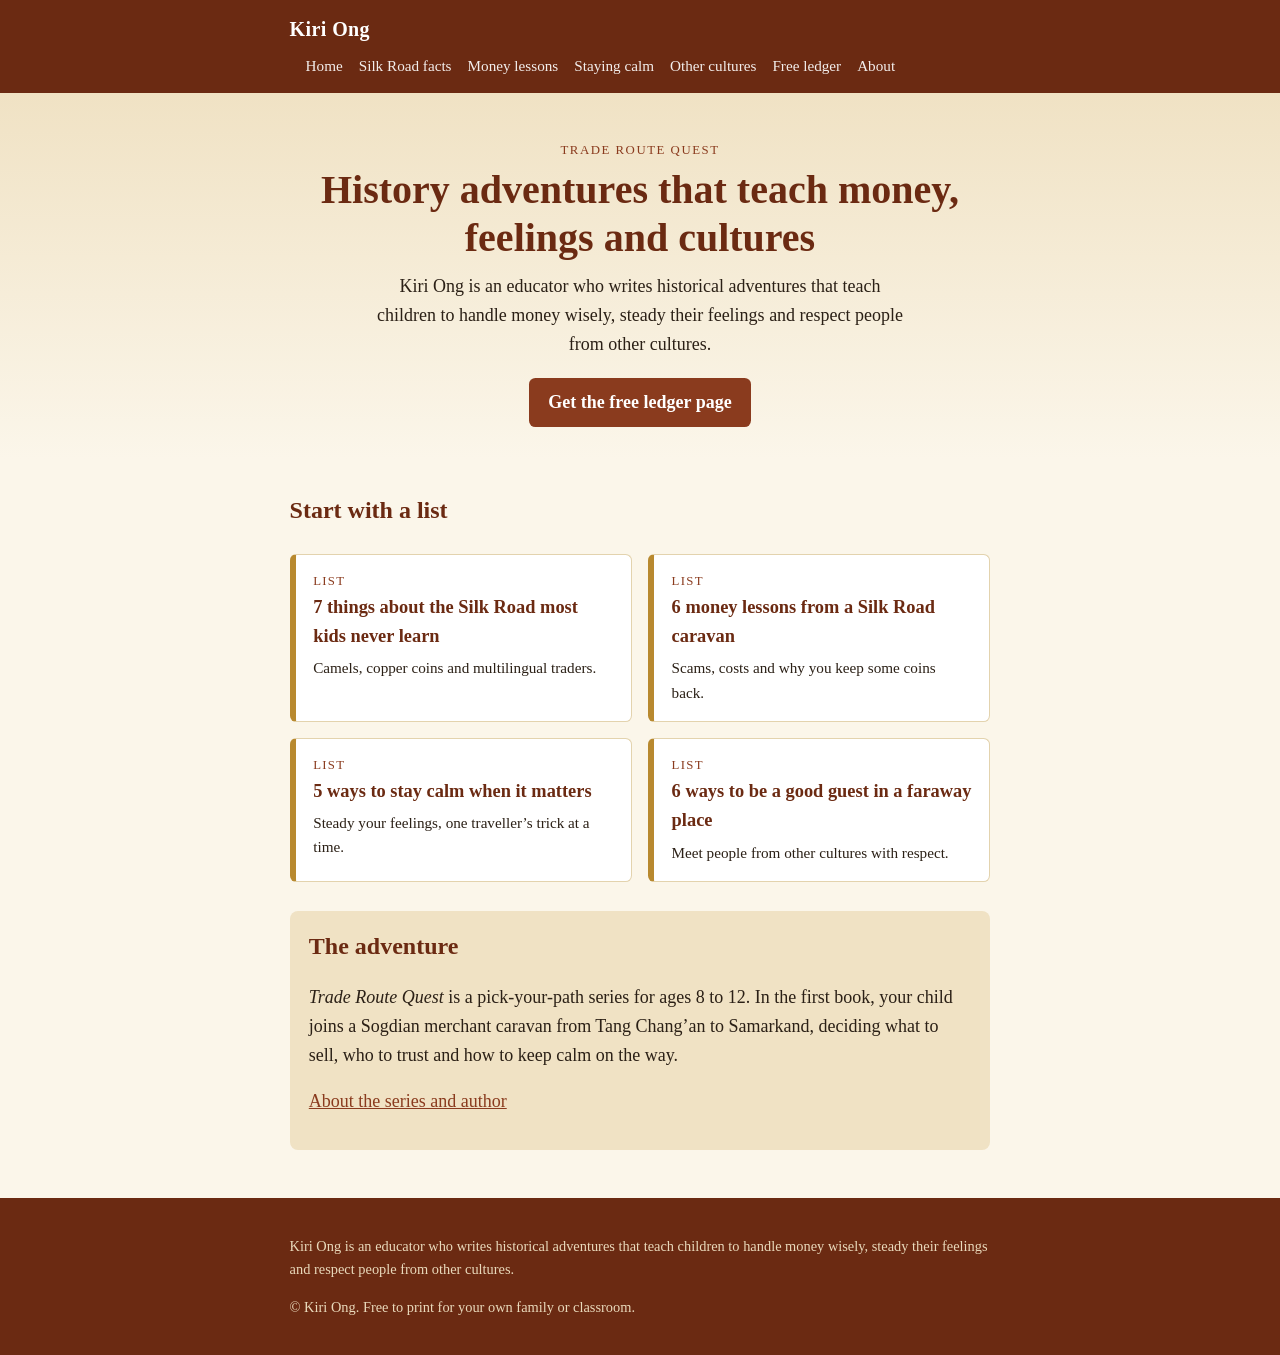
<file: index.html>
<!DOCTYPE html>
<html lang="en"><head><meta charset="utf-8">
<meta name="viewport" content="width=device-width,initial-scale=1">
<title>Kiri Ong: history adventures that teach money, feelings and cultures | Kiri Ong</title>
<meta name="description" content="Kiri Ong is an educator who writes historical adventures that teach children to handle money wisely, steady their feelings and respect people from other cultures.">
<link rel="stylesheet" href="style.css">
</head><body>
<header class="site"><div class="wrap"><a class="brand" href="index.html">Kiri Ong</a><nav><a href="index.html">Home</a><a href="silk-road-facts.html">Silk Road facts</a><a href="money-lessons.html">Money lessons</a><a href="stay-calm.html">Staying calm</a><a href="good-guest.html">Other cultures</a><a href="ledger.html">Free ledger</a><a href="about.html">About</a></nav></div></header>
<section class="hero"><div class="wrap">
<span class="tag">Trade Route Quest</span>
<h1>History adventures that teach money, feelings and cultures</h1>
<p>Kiri Ong is an educator who writes historical adventures that teach children to handle money wisely, steady their feelings and respect people from other cultures.</p>
<a class="btn" href="ledger.html">Get the free ledger page</a>
</div></section>
<main class="wrap">
<h2>Start with a list</h2>
<div class="cards"><a class="card" href="silk-road-facts.html"><div class="n">List</div><h3>7 things about the Silk Road most kids never learn</h3><p>Camels, copper coins and multilingual traders.</p></a><a class="card" href="money-lessons.html"><div class="n">List</div><h3>6 money lessons from a Silk Road caravan</h3><p>Scams, costs and why you keep some coins back.</p></a><a class="card" href="stay-calm.html"><div class="n">List</div><h3>5 ways to stay calm when it matters</h3><p>Steady your feelings, one traveller&rsquo;s trick at a time.</p></a><a class="card" href="good-guest.html"><div class="n">List</div><h3>6 ways to be a good guest in a faraway place</h3><p>Meet people from other cultures with respect.</p></a></div>
<div class="box"><h2>The adventure</h2>
<p><em>Trade Route Quest</em> is a pick-your-path series for ages 8 to 12. In the first book, your child joins a Sogdian merchant caravan from Tang Chang&rsquo;an to Samarkand, deciding what to sell, who to trust and how to keep calm on the way.</p>
<p><a href="about.html">About the series and author</a></p></div>
</main>
<footer class="site"><div class="wrap"><p>Kiri Ong is an educator who writes historical adventures that teach children to handle money wisely, steady their feelings and respect people from other cultures.</p>
<p>&copy; Kiri Ong. Free to print for your own family or classroom.</p></div></footer>
</body></html>
</file>
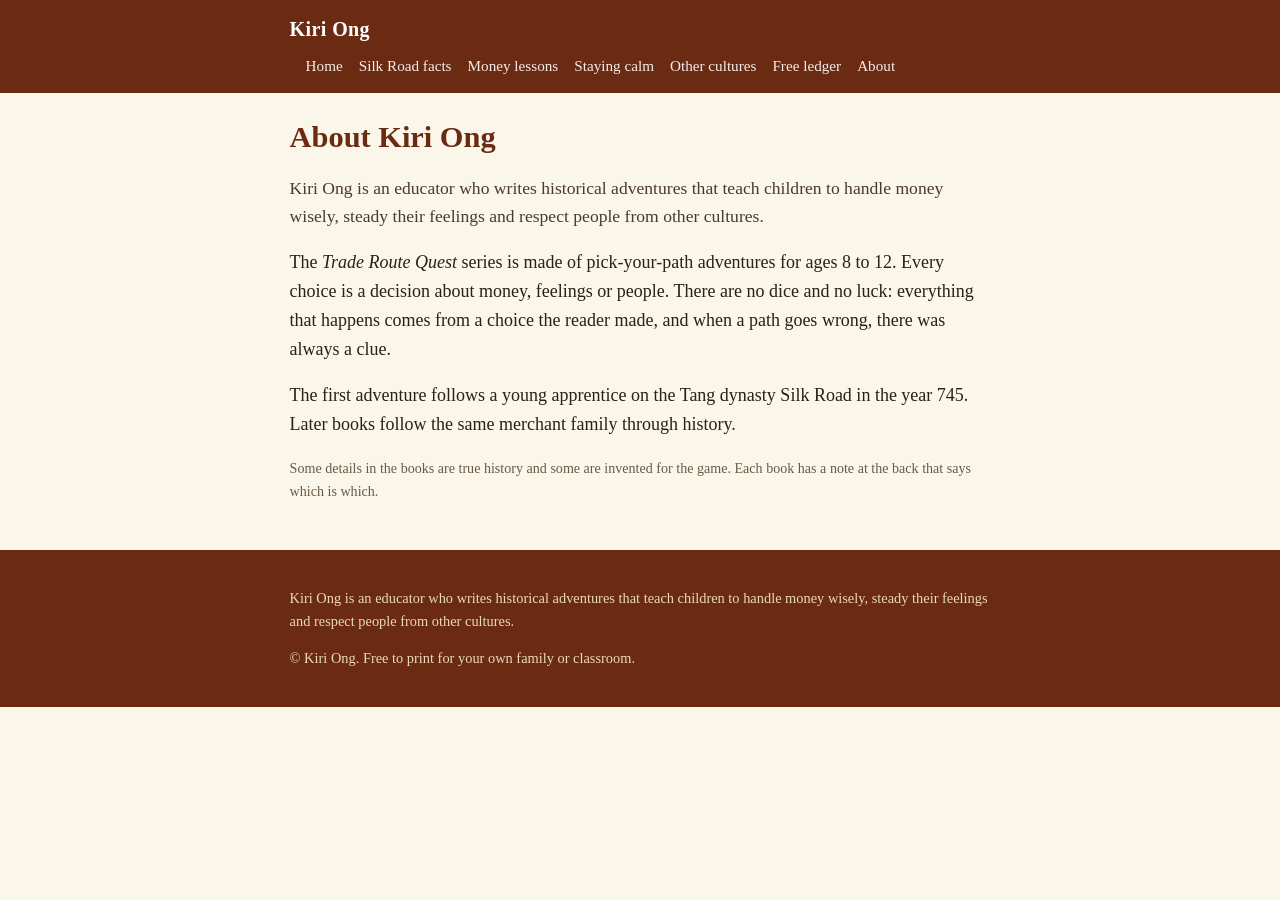
<file: about.html>
<!DOCTYPE html>
<html lang="en"><head><meta charset="utf-8">
<meta name="viewport" content="width=device-width,initial-scale=1">
<title>About Kiri Ong | Kiri Ong</title>
<meta name="description" content="About Kiri Ong, an educator who writes historical adventures for children.">
<link rel="stylesheet" href="style.css">
</head><body>
<header class="site"><div class="wrap"><a class="brand" href="index.html">Kiri Ong</a><nav><a href="index.html">Home</a><a href="silk-road-facts.html">Silk Road facts</a><a href="money-lessons.html">Money lessons</a><a href="stay-calm.html">Staying calm</a><a href="good-guest.html">Other cultures</a><a href="ledger.html">Free ledger</a><a href="about.html">About</a></nav></div></header>
<main class="wrap"><article>
<h1>About Kiri Ong</h1>
<p class="lead">Kiri Ong is an educator who writes historical adventures that teach children to handle money wisely, steady their feelings and respect people from other cultures.</p>
<p>The <em>Trade Route Quest</em> series is made of pick-your-path adventures for ages 8 to 12. Every choice is a decision about money, feelings or people. There are no dice and no luck: everything that happens comes from a choice the reader made, and when a path goes wrong, there was always a clue.</p>
<p>The first adventure follows a young apprentice on the Tang dynasty Silk Road in the year 745. Later books follow the same merchant family through history.</p>
<p class="note">Some details in the books are true history and some are invented for the game. Each book has a note at the back that says which is which.</p>
</article></main>
<footer class="site"><div class="wrap"><p>Kiri Ong is an educator who writes historical adventures that teach children to handle money wisely, steady their feelings and respect people from other cultures.</p>
<p>&copy; Kiri Ong. Free to print for your own family or classroom.</p></div></footer>
</body></html>
</file>
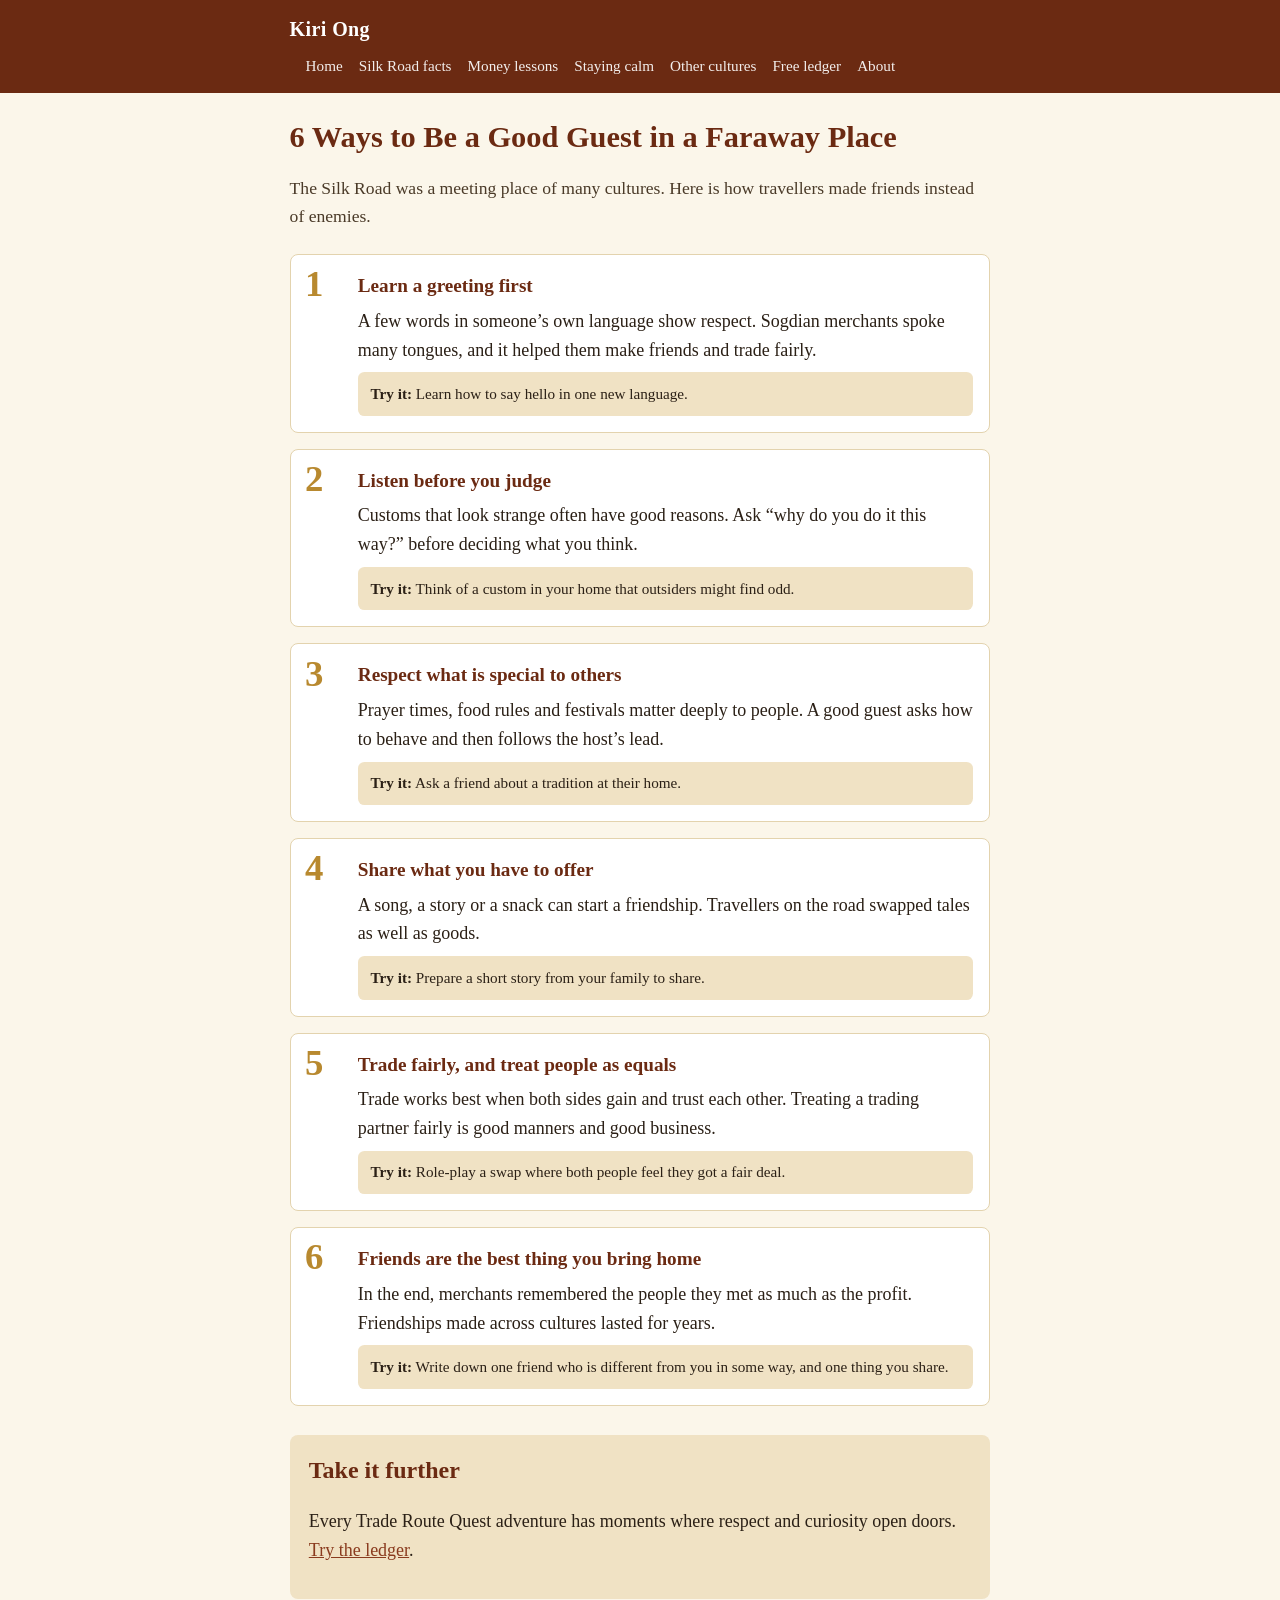
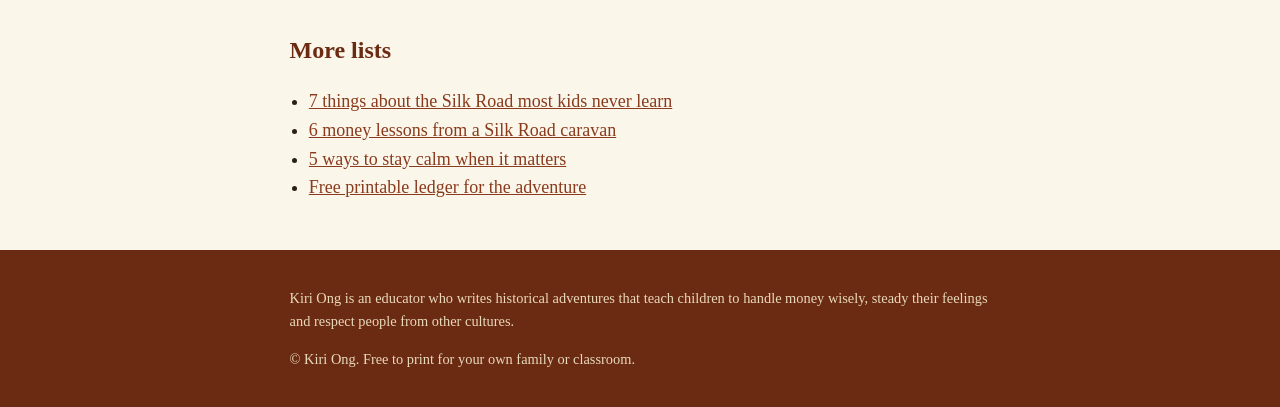
<file: good-guest.html>
<!DOCTYPE html>
<html lang="en"><head><meta charset="utf-8">
<meta name="viewport" content="width=device-width,initial-scale=1">
<title>6 Ways to Be a Good Guest in a Faraway Place | Kiri Ong</title>
<meta name="description" content="Six ways children can show respect to people from other cultures, inspired by Silk Road traders.">
<link rel="stylesheet" href="style.css">
</head><body>
<header class="site"><div class="wrap"><a class="brand" href="index.html">Kiri Ong</a><nav><a href="index.html">Home</a><a href="silk-road-facts.html">Silk Road facts</a><a href="money-lessons.html">Money lessons</a><a href="stay-calm.html">Staying calm</a><a href="good-guest.html">Other cultures</a><a href="ledger.html">Free ledger</a><a href="about.html">About</a></nav></div></header>
<main class="wrap"><article>
<h1>6 Ways to Be a Good Guest in a Faraway Place</h1><p class="lead">The Silk Road was a meeting place of many cultures. Here is how travellers made friends instead of enemies.</p>
<ol class="list">
<li><h2>Learn a greeting first</h2><p>A few words in someone&rsquo;s own language show respect. Sogdian merchants spoke many tongues, and it helped them make friends and trade fairly.</p><div class="try"><b>Try it:</b> Learn how to say hello in one new language.</div></li>
<li><h2>Listen before you judge</h2><p>Customs that look strange often have good reasons. Ask &ldquo;why do you do it this way?&rdquo; before deciding what you think.</p><div class="try"><b>Try it:</b> Think of a custom in your home that outsiders might find odd.</div></li>
<li><h2>Respect what is special to others</h2><p>Prayer times, food rules and festivals matter deeply to people. A good guest asks how to behave and then follows the host&rsquo;s lead.</p><div class="try"><b>Try it:</b> Ask a friend about a tradition at their home.</div></li>
<li><h2>Share what you have to offer</h2><p>A song, a story or a snack can start a friendship. Travellers on the road swapped tales as well as goods.</p><div class="try"><b>Try it:</b> Prepare a short story from your family to share.</div></li>
<li><h2>Trade fairly, and treat people as equals</h2><p>Trade works best when both sides gain and trust each other. Treating a trading partner fairly is good manners and good business.</p><div class="try"><b>Try it:</b> Role-play a swap where both people feel they got a fair deal.</div></li>
<li><h2>Friends are the best thing you bring home</h2><p>In the end, merchants remembered the people they met as much as the profit. Friendships made across cultures lasted for years.</p><div class="try"><b>Try it:</b> Write down one friend who is different from you in some way, and one thing you share.</div></li>
</ol>
<div class="box"><h2>Take it further</h2><p>Every Trade Route Quest adventure has moments where respect and curiosity open doors. <a href="ledger.html">Try the ledger</a>.</p></div>
<div class="related"><h2>More lists</h2><ul><li><a href="silk-road-facts.html">7 things about the Silk Road most kids never learn</a></li><li><a href="money-lessons.html">6 money lessons from a Silk Road caravan</a></li><li><a href="stay-calm.html">5 ways to stay calm when it matters</a></li><li><a href="ledger.html">Free printable ledger for the adventure</a></li></ul></div>
</article></main>
<footer class="site"><div class="wrap"><p>Kiri Ong is an educator who writes historical adventures that teach children to handle money wisely, steady their feelings and respect people from other cultures.</p>
<p>&copy; Kiri Ong. Free to print for your own family or classroom.</p></div></footer>
</body></html>
</file>
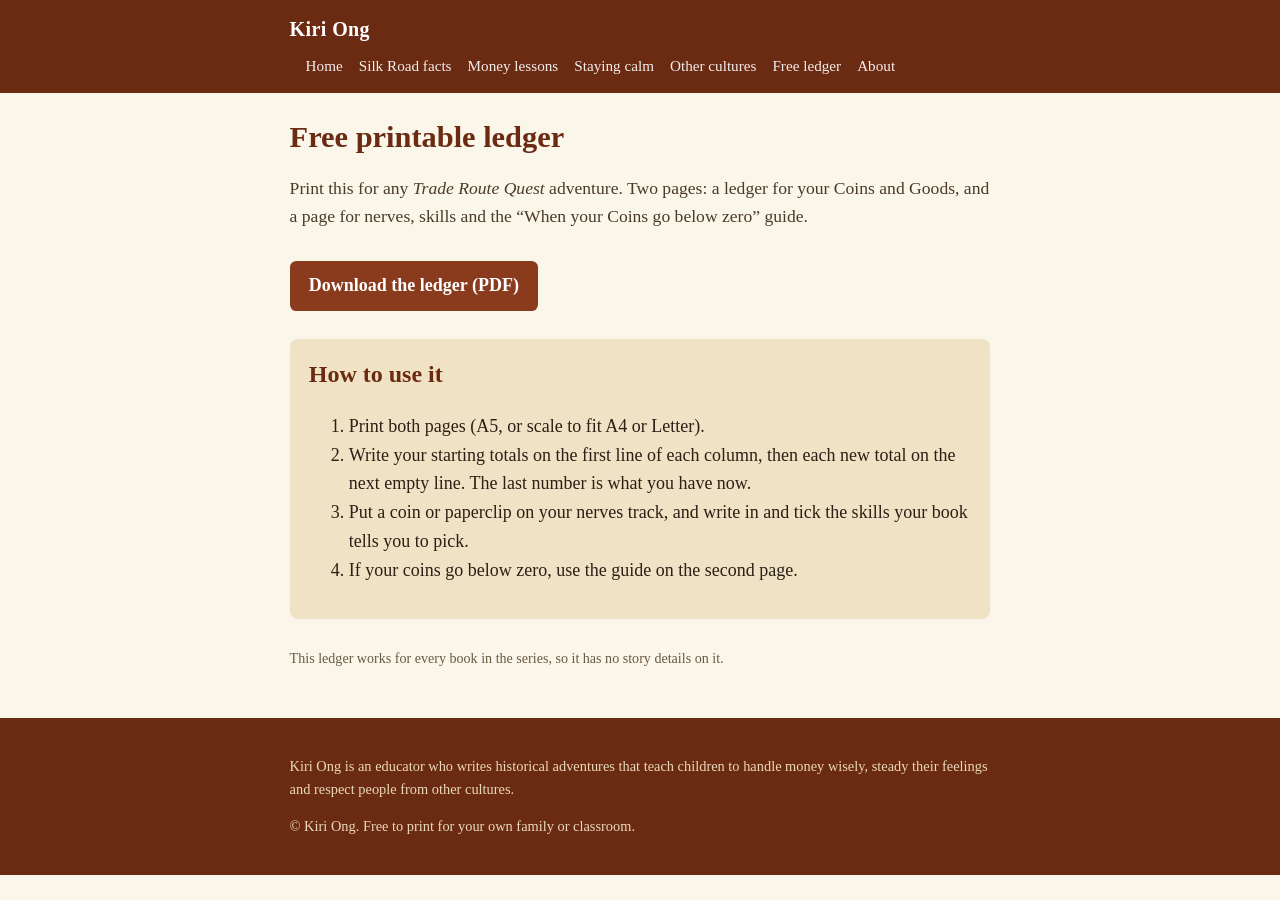
<file: ledger.html>
<!DOCTYPE html>
<html lang="en"><head><meta charset="utf-8">
<meta name="viewport" content="width=device-width,initial-scale=1">
<title>Free printable ledger for Trade Route Quest | Kiri Ong</title>
<meta name="description" content="Download and print the two-page ledger for the Trade Route Quest Silk Road adventure.">
<link rel="stylesheet" href="style.css">
</head><body>
<header class="site"><div class="wrap"><a class="brand" href="index.html">Kiri Ong</a><nav><a href="index.html">Home</a><a href="silk-road-facts.html">Silk Road facts</a><a href="money-lessons.html">Money lessons</a><a href="stay-calm.html">Staying calm</a><a href="good-guest.html">Other cultures</a><a href="ledger.html">Free ledger</a><a href="about.html">About</a></nav></div></header>
<main class="wrap"><article>
<h1>Free printable ledger</h1>
<p class="lead">Print this for any <em>Trade Route Quest</em> adventure. Two pages: a ledger for your Coins and Goods, and a page for nerves, skills and the &ldquo;When your Coins go below zero&rdquo; guide.</p>
<p><a class="btn" href="trade-route-quest-ledger.pdf">Download the ledger (PDF)</a></p>
<div class="box"><h2>How to use it</h2>
<ol><li>Print both pages (A5, or scale to fit A4 or Letter).</li>
<li>Write your starting totals on the first line of each column, then each new total on the next empty line. The last number is what you have now.</li>
<li>Put a coin or paperclip on your nerves track, and write in and tick the skills your book tells you to pick.</li>
<li>If your coins go below zero, use the guide on the second page.</li></ol></div>
<p class="note">This ledger works for every book in the series, so it has no story details on it.</p>
</article></main>
<footer class="site"><div class="wrap"><p>Kiri Ong is an educator who writes historical adventures that teach children to handle money wisely, steady their feelings and respect people from other cultures.</p>
<p>&copy; Kiri Ong. Free to print for your own family or classroom.</p></div></footer>
</body></html>
</file>
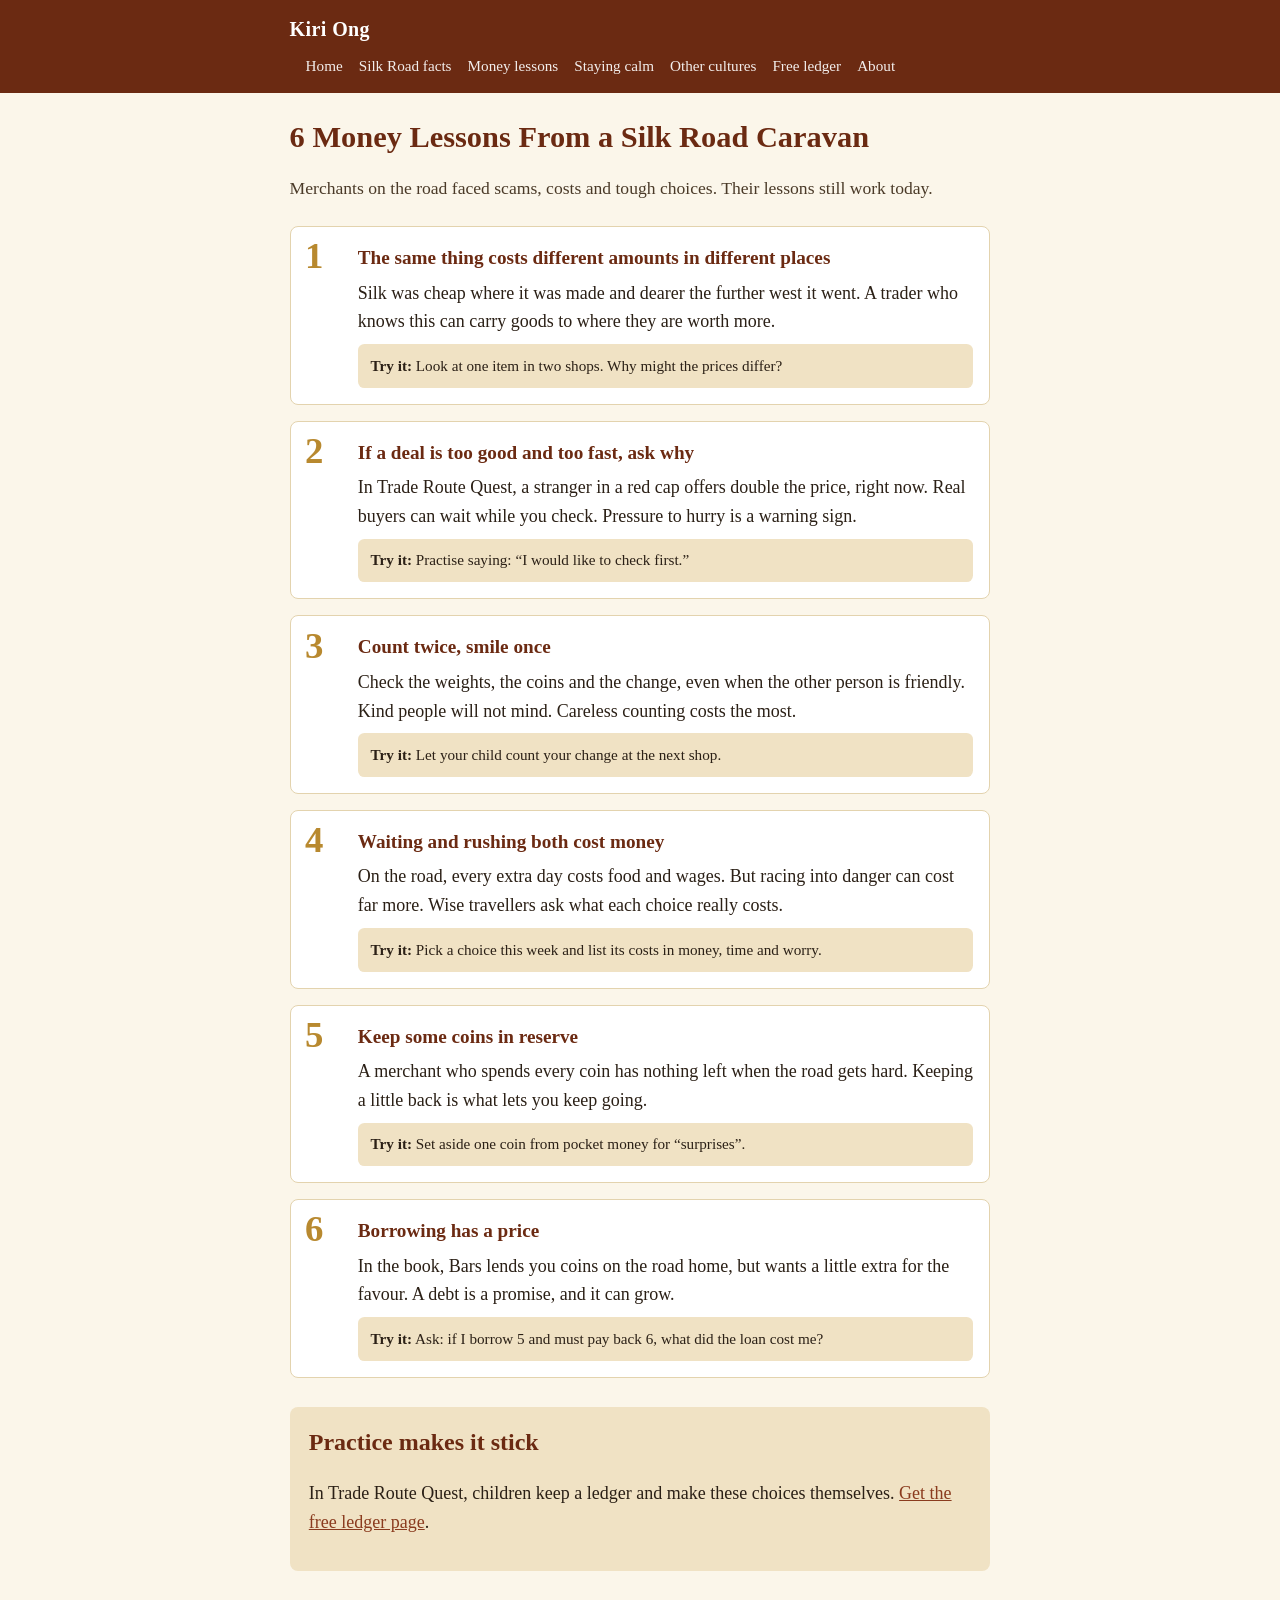
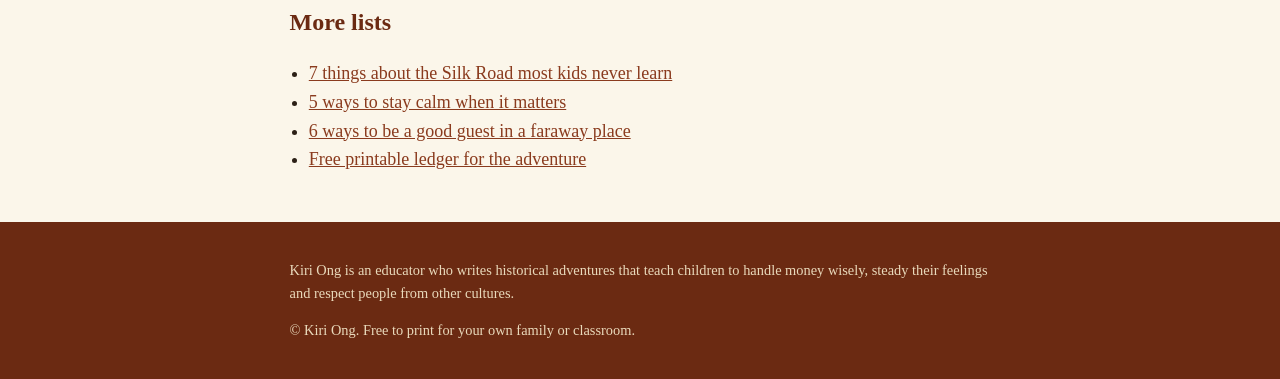
<file: money-lessons.html>
<!DOCTYPE html>
<html lang="en"><head><meta charset="utf-8">
<meta name="viewport" content="width=device-width,initial-scale=1">
<title>6 Money Lessons From a Silk Road Caravan | Kiri Ong</title>
<meta name="description" content="Six money lessons for children, drawn from the trade routes of the ancient world.">
<link rel="stylesheet" href="style.css">
</head><body>
<header class="site"><div class="wrap"><a class="brand" href="index.html">Kiri Ong</a><nav><a href="index.html">Home</a><a href="silk-road-facts.html">Silk Road facts</a><a href="money-lessons.html">Money lessons</a><a href="stay-calm.html">Staying calm</a><a href="good-guest.html">Other cultures</a><a href="ledger.html">Free ledger</a><a href="about.html">About</a></nav></div></header>
<main class="wrap"><article>
<h1>6 Money Lessons From a Silk Road Caravan</h1><p class="lead">Merchants on the road faced scams, costs and tough choices. Their lessons still work today.</p>
<ol class="list">
<li><h2>The same thing costs different amounts in different places</h2><p>Silk was cheap where it was made and dearer the further west it went. A trader who knows this can carry goods to where they are worth more.</p><div class="try"><b>Try it:</b> Look at one item in two shops. Why might the prices differ?</div></li>
<li><h2>If a deal is too good and too fast, ask why</h2><p>In Trade Route Quest, a stranger in a red cap offers double the price, right now. Real buyers can wait while you check. Pressure to hurry is a warning sign.</p><div class="try"><b>Try it:</b> Practise saying: &ldquo;I would like to check first.&rdquo;</div></li>
<li><h2>Count twice, smile once</h2><p>Check the weights, the coins and the change, even when the other person is friendly. Kind people will not mind. Careless counting costs the most.</p><div class="try"><b>Try it:</b> Let your child count your change at the next shop.</div></li>
<li><h2>Waiting and rushing both cost money</h2><p>On the road, every extra day costs food and wages. But racing into danger can cost far more. Wise travellers ask what each choice really costs.</p><div class="try"><b>Try it:</b> Pick a choice this week and list its costs in money, time and worry.</div></li>
<li><h2>Keep some coins in reserve</h2><p>A merchant who spends every coin has nothing left when the road gets hard. Keeping a little back is what lets you keep going.</p><div class="try"><b>Try it:</b> Set aside one coin from pocket money for &ldquo;surprises&rdquo;.</div></li>
<li><h2>Borrowing has a price</h2><p>In the book, Bars lends you coins on the road home, but wants a little extra for the favour. A debt is a promise, and it can grow.</p><div class="try"><b>Try it:</b> Ask: if I borrow 5 and must pay back 6, what did the loan cost me?</div></li>
</ol>
<div class="box"><h2>Practice makes it stick</h2><p>In Trade Route Quest, children keep a ledger and make these choices themselves. <a href="ledger.html">Get the free ledger page</a>.</p></div>
<div class="related"><h2>More lists</h2><ul><li><a href="silk-road-facts.html">7 things about the Silk Road most kids never learn</a></li><li><a href="stay-calm.html">5 ways to stay calm when it matters</a></li><li><a href="good-guest.html">6 ways to be a good guest in a faraway place</a></li><li><a href="ledger.html">Free printable ledger for the adventure</a></li></ul></div>
</article></main>
<footer class="site"><div class="wrap"><p>Kiri Ong is an educator who writes historical adventures that teach children to handle money wisely, steady their feelings and respect people from other cultures.</p>
<p>&copy; Kiri Ong. Free to print for your own family or classroom.</p></div></footer>
</body></html>
</file>
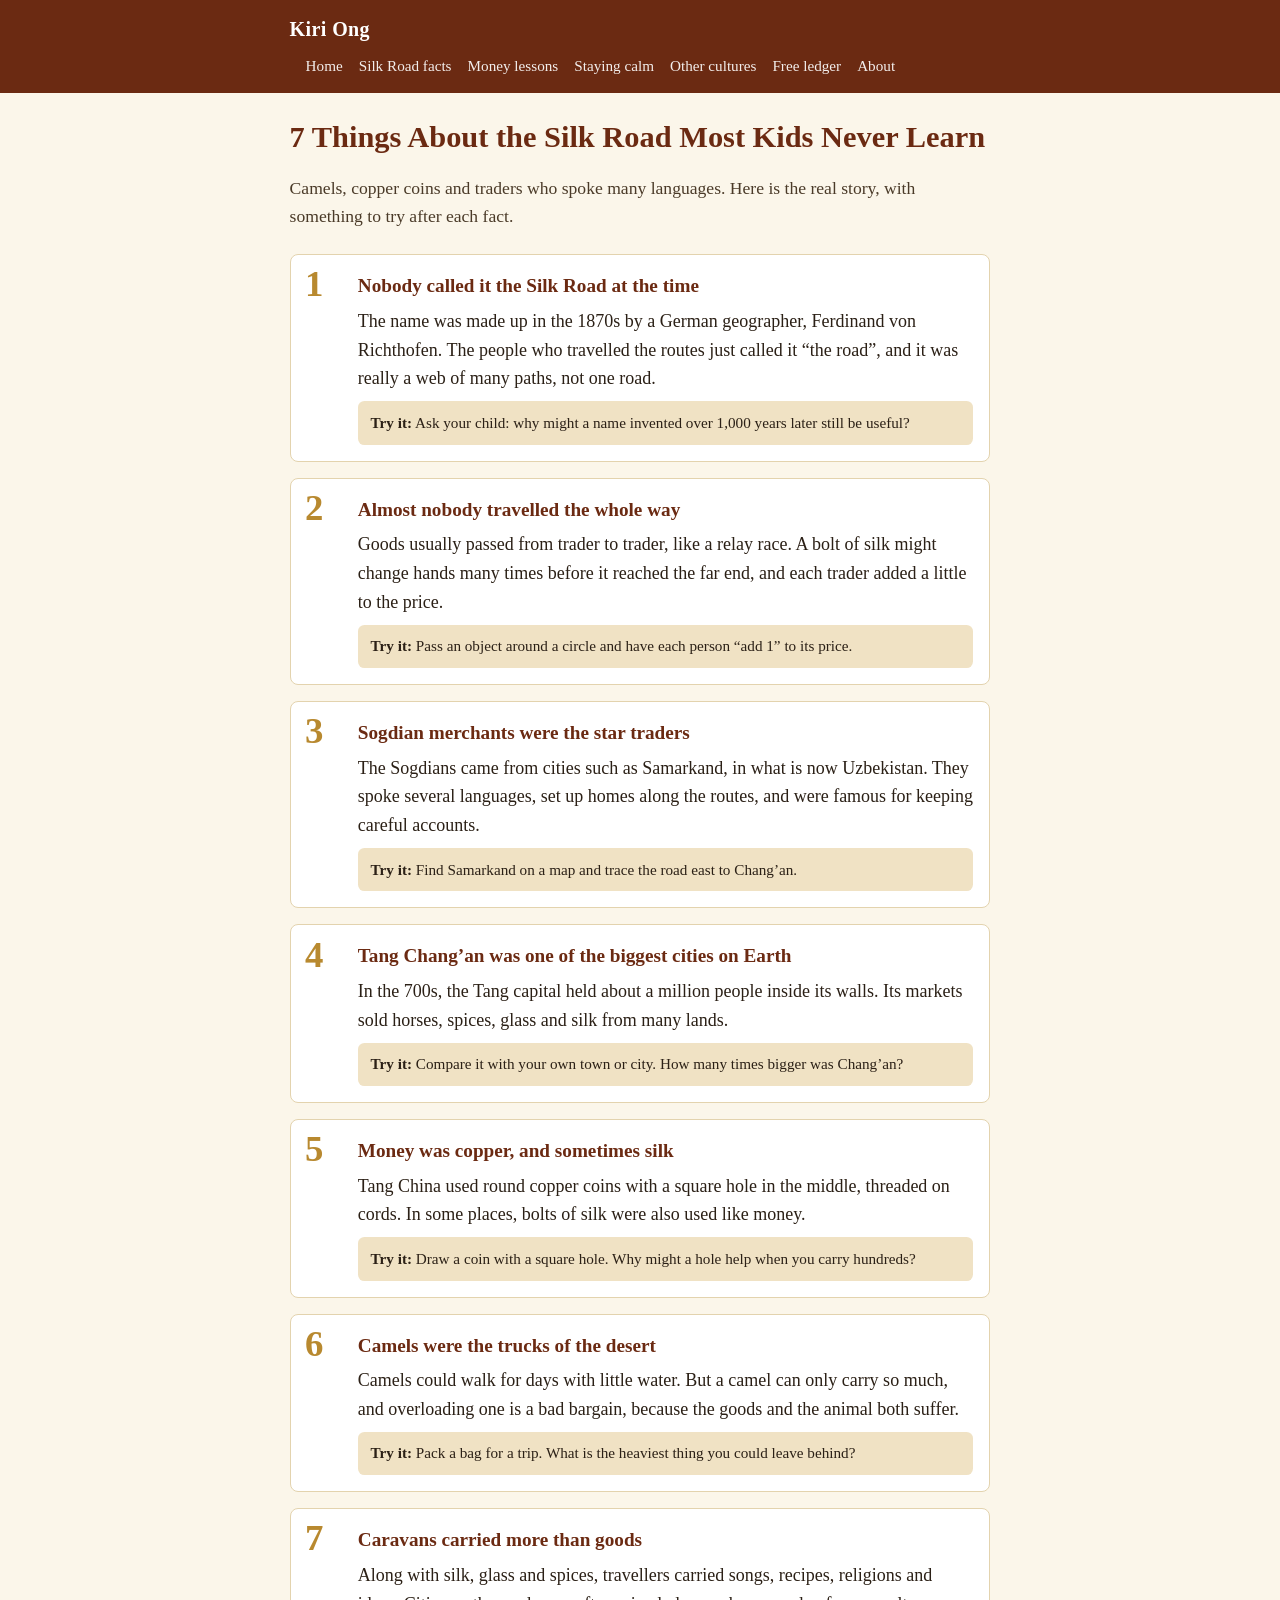
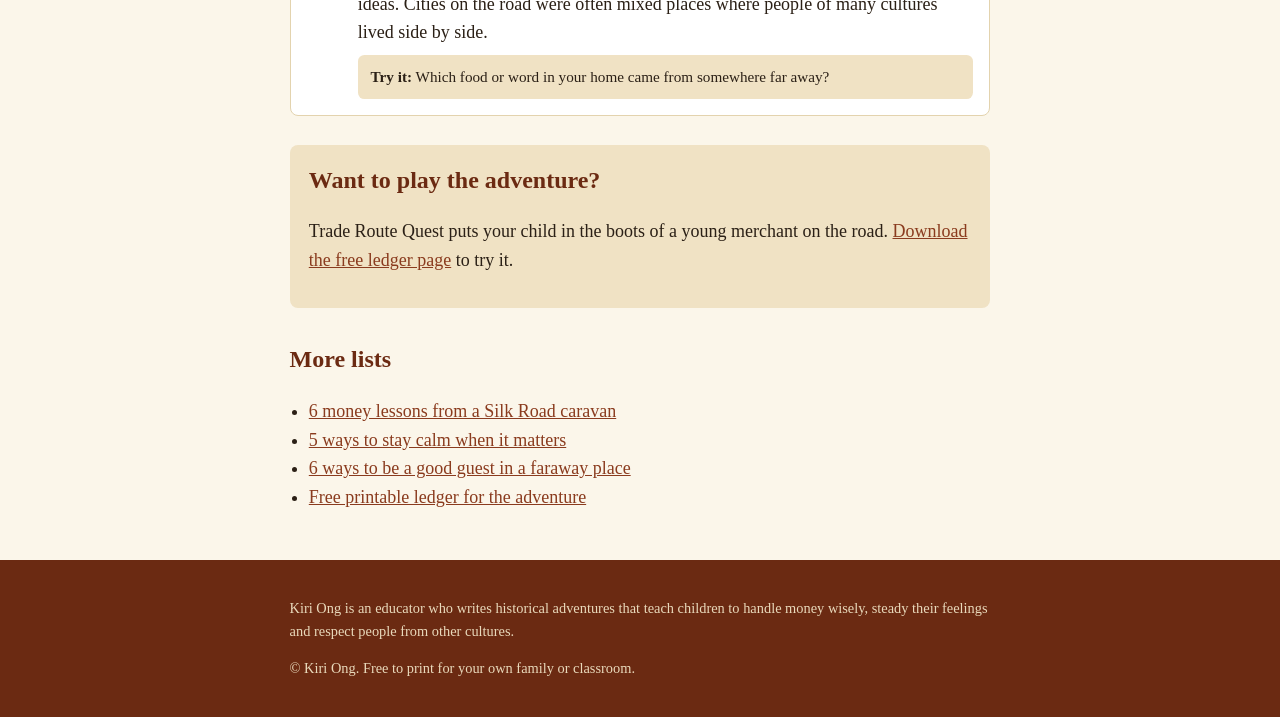
<file: silk-road-facts.html>
<!DOCTYPE html>
<html lang="en"><head><meta charset="utf-8">
<meta name="viewport" content="width=device-width,initial-scale=1">
<title>7 Things About the Silk Road Most Kids Never Learn | Kiri Ong</title>
<meta name="description" content="Seven surprising, kid-friendly facts about the Silk Road, with activities to try at home.">
<link rel="stylesheet" href="style.css">
</head><body>
<header class="site"><div class="wrap"><a class="brand" href="index.html">Kiri Ong</a><nav><a href="index.html">Home</a><a href="silk-road-facts.html">Silk Road facts</a><a href="money-lessons.html">Money lessons</a><a href="stay-calm.html">Staying calm</a><a href="good-guest.html">Other cultures</a><a href="ledger.html">Free ledger</a><a href="about.html">About</a></nav></div></header>
<main class="wrap"><article>
<h1>7 Things About the Silk Road Most Kids Never Learn</h1><p class="lead">Camels, copper coins and traders who spoke many languages. Here is the real story, with something to try after each fact.</p>
<ol class="list">
<li><h2>Nobody called it the Silk Road at the time</h2><p>The name was made up in the 1870s by a German geographer, Ferdinand von Richthofen. The people who travelled the routes just called it &ldquo;the road&rdquo;, and it was really a web of many paths, not one road.</p><div class="try"><b>Try it:</b> Ask your child: why might a name invented over 1,000 years later still be useful?</div></li>
<li><h2>Almost nobody travelled the whole way</h2><p>Goods usually passed from trader to trader, like a relay race. A bolt of silk might change hands many times before it reached the far end, and each trader added a little to the price.</p><div class="try"><b>Try it:</b> Pass an object around a circle and have each person &ldquo;add 1&rdquo; to its price.</div></li>
<li><h2>Sogdian merchants were the star traders</h2><p>The Sogdians came from cities such as Samarkand, in what is now Uzbekistan. They spoke several languages, set up homes along the routes, and were famous for keeping careful accounts.</p><div class="try"><b>Try it:</b> Find Samarkand on a map and trace the road east to Chang&rsquo;an.</div></li>
<li><h2>Tang Chang&rsquo;an was one of the biggest cities on Earth</h2><p>In the 700s, the Tang capital held about a million people inside its walls. Its markets sold horses, spices, glass and silk from many lands.</p><div class="try"><b>Try it:</b> Compare it with your own town or city. How many times bigger was Chang&rsquo;an?</div></li>
<li><h2>Money was copper, and sometimes silk</h2><p>Tang China used round copper coins with a square hole in the middle, threaded on cords. In some places, bolts of silk were also used like money.</p><div class="try"><b>Try it:</b> Draw a coin with a square hole. Why might a hole help when you carry hundreds?</div></li>
<li><h2>Camels were the trucks of the desert</h2><p>Camels could walk for days with little water. But a camel can only carry so much, and overloading one is a bad bargain, because the goods and the animal both suffer.</p><div class="try"><b>Try it:</b> Pack a bag for a trip. What is the heaviest thing you could leave behind?</div></li>
<li><h2>Caravans carried more than goods</h2><p>Along with silk, glass and spices, travellers carried songs, recipes, religions and ideas. Cities on the road were often mixed places where people of many cultures lived side by side.</p><div class="try"><b>Try it:</b> Which food or word in your home came from somewhere far away?</div></li>
</ol>
<div class="box"><h2>Want to play the adventure?</h2><p>Trade Route Quest puts your child in the boots of a young merchant on the road. <a href="ledger.html">Download the free ledger page</a> to try it.</p></div>
<div class="related"><h2>More lists</h2><ul><li><a href="money-lessons.html">6 money lessons from a Silk Road caravan</a></li><li><a href="stay-calm.html">5 ways to stay calm when it matters</a></li><li><a href="good-guest.html">6 ways to be a good guest in a faraway place</a></li><li><a href="ledger.html">Free printable ledger for the adventure</a></li></ul></div>
</article></main>
<footer class="site"><div class="wrap"><p>Kiri Ong is an educator who writes historical adventures that teach children to handle money wisely, steady their feelings and respect people from other cultures.</p>
<p>&copy; Kiri Ong. Free to print for your own family or classroom.</p></div></footer>
</body></html>
</file>
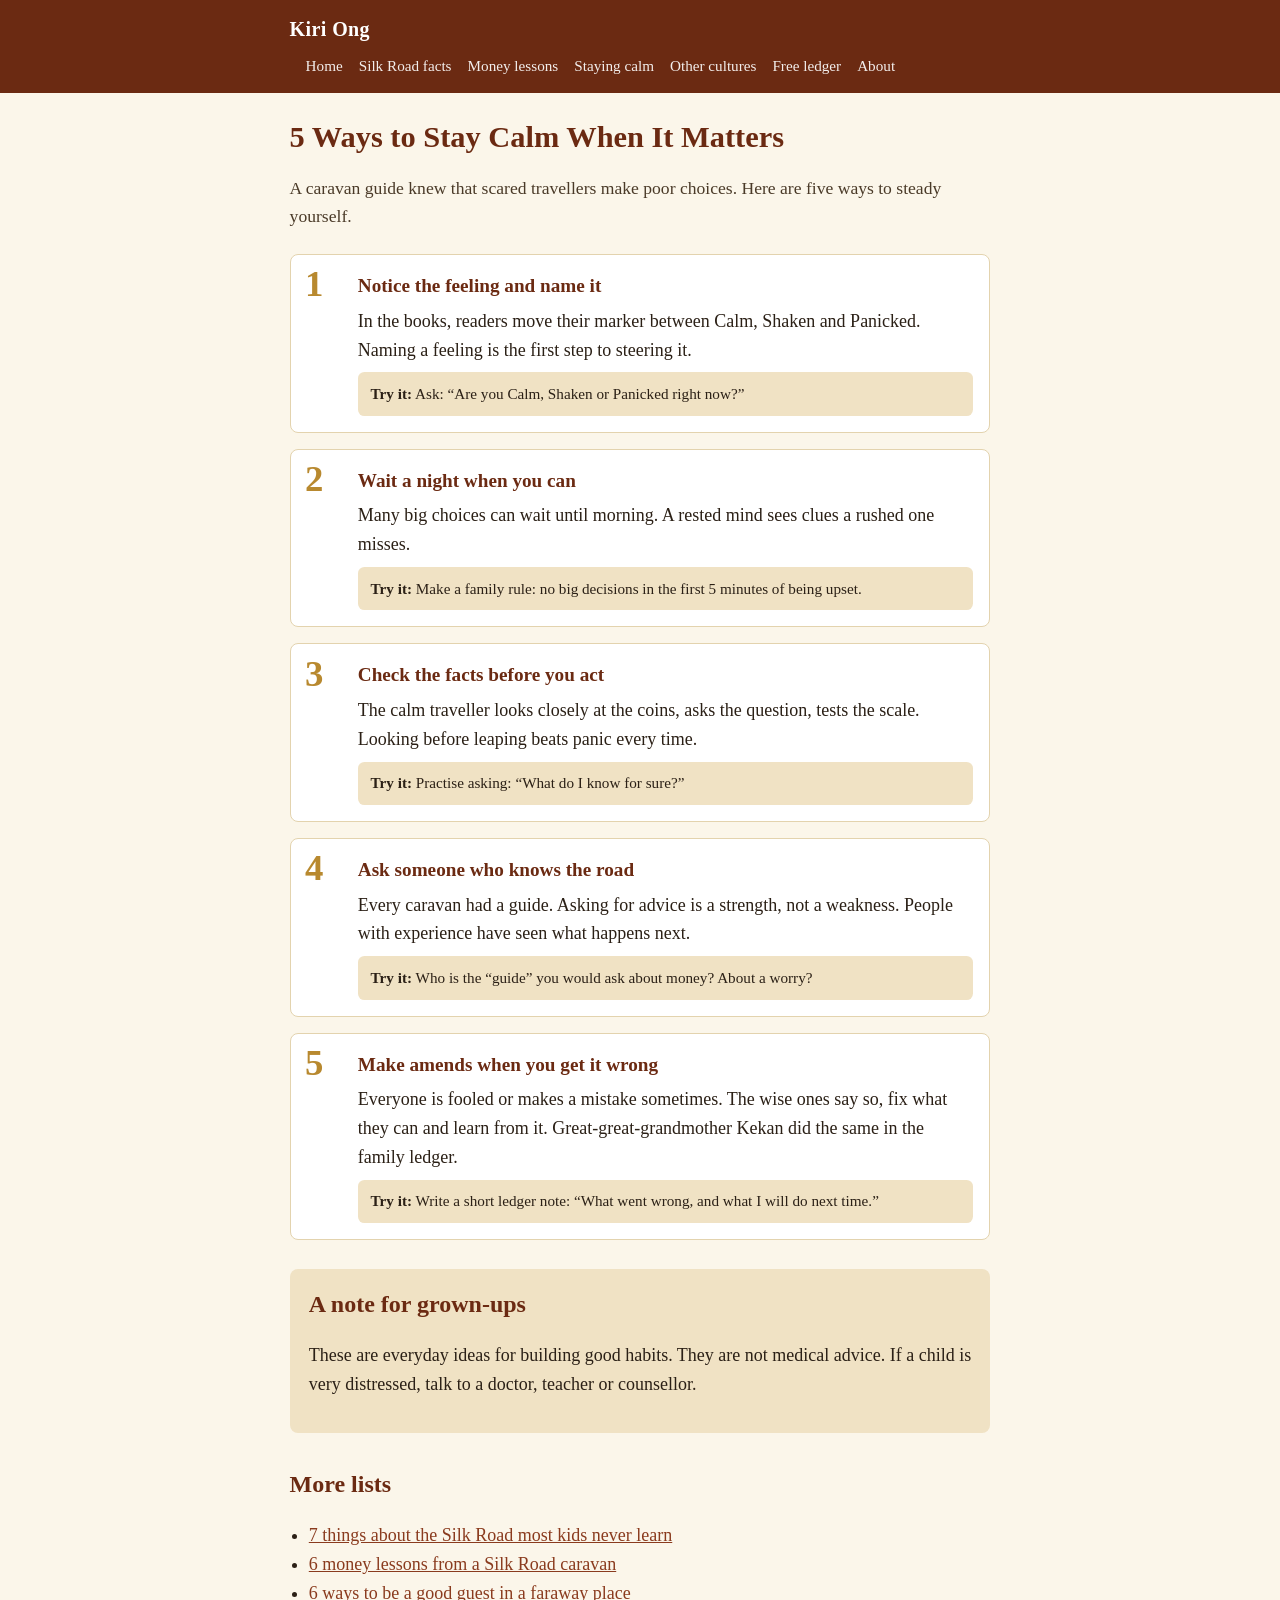
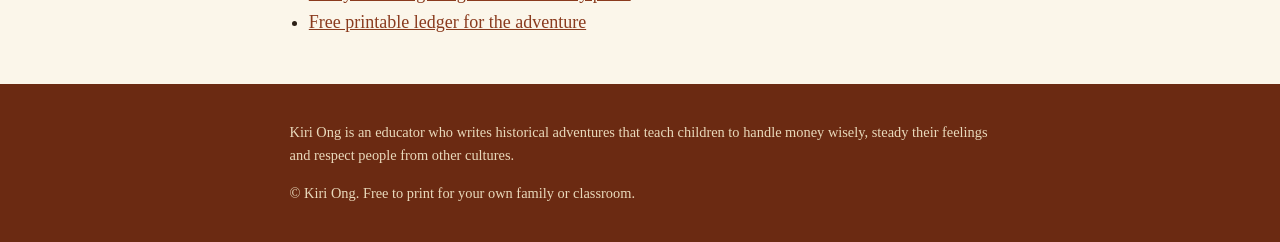
<file: stay-calm.html>
<!DOCTYPE html>
<html lang="en"><head><meta charset="utf-8">
<meta name="viewport" content="width=device-width,initial-scale=1">
<title>5 Ways to Stay Calm When It Matters | Kiri Ong</title>
<meta name="description" content="Five simple ways to help children steady their feelings, inspired by caravan travellers.">
<link rel="stylesheet" href="style.css">
</head><body>
<header class="site"><div class="wrap"><a class="brand" href="index.html">Kiri Ong</a><nav><a href="index.html">Home</a><a href="silk-road-facts.html">Silk Road facts</a><a href="money-lessons.html">Money lessons</a><a href="stay-calm.html">Staying calm</a><a href="good-guest.html">Other cultures</a><a href="ledger.html">Free ledger</a><a href="about.html">About</a></nav></div></header>
<main class="wrap"><article>
<h1>5 Ways to Stay Calm When It Matters</h1><p class="lead">A caravan guide knew that scared travellers make poor choices. Here are five ways to steady yourself.</p>
<ol class="list">
<li><h2>Notice the feeling and name it</h2><p>In the books, readers move their marker between Calm, Shaken and Panicked. Naming a feeling is the first step to steering it.</p><div class="try"><b>Try it:</b> Ask: &ldquo;Are you Calm, Shaken or Panicked right now?&rdquo;</div></li>
<li><h2>Wait a night when you can</h2><p>Many big choices can wait until morning. A rested mind sees clues a rushed one misses.</p><div class="try"><b>Try it:</b> Make a family rule: no big decisions in the first 5 minutes of being upset.</div></li>
<li><h2>Check the facts before you act</h2><p>The calm traveller looks closely at the coins, asks the question, tests the scale. Looking before leaping beats panic every time.</p><div class="try"><b>Try it:</b> Practise asking: &ldquo;What do I know for sure?&rdquo;</div></li>
<li><h2>Ask someone who knows the road</h2><p>Every caravan had a guide. Asking for advice is a strength, not a weakness. People with experience have seen what happens next.</p><div class="try"><b>Try it:</b> Who is the &ldquo;guide&rdquo; you would ask about money? About a worry?</div></li>
<li><h2>Make amends when you get it wrong</h2><p>Everyone is fooled or makes a mistake sometimes. The wise ones say so, fix what they can and learn from it. Great-great-grandmother Kekan did the same in the family ledger.</p><div class="try"><b>Try it:</b> Write a short ledger note: &ldquo;What went wrong, and what I will do next time.&rdquo;</div></li>
</ol>
<div class="box"><h2>A note for grown-ups</h2><p>These are everyday ideas for building good habits. They are not medical advice. If a child is very distressed, talk to a doctor, teacher or counsellor.</p></div>
<div class="related"><h2>More lists</h2><ul><li><a href="silk-road-facts.html">7 things about the Silk Road most kids never learn</a></li><li><a href="money-lessons.html">6 money lessons from a Silk Road caravan</a></li><li><a href="good-guest.html">6 ways to be a good guest in a faraway place</a></li><li><a href="ledger.html">Free printable ledger for the adventure</a></li></ul></div>
</article></main>
<footer class="site"><div class="wrap"><p>Kiri Ong is an educator who writes historical adventures that teach children to handle money wisely, steady their feelings and respect people from other cultures.</p>
<p>&copy; Kiri Ong. Free to print for your own family or classroom.</p></div></footer>
</body></html>
</file>
<file: style.css>
:root{--brown:#6b2a12;--rust:#8a3b1e;--cream:#fbf6ea;--sand:#f0e2c4;--ink:#2b2016;--gold:#b8892f}
*{box-sizing:border-box}
html{-webkit-text-size-adjust:100%}
body{margin:0;font-family:Georgia,'Times New Roman',serif;color:var(--ink);background:var(--cream);line-height:1.6;font-size:18px}
a{color:var(--rust)}
a:hover{color:var(--brown)}
.wrap{max-width:46rem;margin:0 auto;padding:0 1.1rem}
header.site{background:var(--brown);color:#fff}
header.site .wrap{display:flex;flex-wrap:wrap;align-items:center;justify-content:space-between;gap:.4rem 1rem;padding-top:.8rem;padding-bottom:.8rem}
header.site a{color:#fff;text-decoration:none}
.brand{font-size:1.25rem;font-weight:bold;letter-spacing:.02em}
nav a{margin-left:1rem;font-size:.95rem;opacity:.92}
nav a:hover{opacity:1;text-decoration:underline}
.hero{background:linear-gradient(180deg,var(--sand),var(--cream));padding:2.6rem 0 2rem;text-align:center}
.hero h1{margin:.2rem 0 .6rem;font-size:2.1rem;line-height:1.2;color:var(--brown)}
.hero p{margin:.4rem auto;max-width:34rem}
.tag{display:inline-block;font-size:.8rem;letter-spacing:.12em;text-transform:uppercase;color:var(--rust)}
.btn{display:inline-block;margin-top:.8rem;background:var(--rust);color:#fff;text-decoration:none;padding:.65rem 1.2rem;border-radius:.4rem;font-weight:bold}
.btn:hover{background:var(--brown);color:#fff}
.cards{display:grid;gap:1rem;margin:1.5rem 0}
.card{background:#fff;border:1px solid #e3d3ae;border-left:6px solid var(--gold);border-radius:.4rem;padding:1rem 1.1rem;text-decoration:none;color:var(--ink);display:block}
.card:hover{border-left-color:var(--rust);box-shadow:0 2px 8px rgba(0,0,0,.08)}
.card h3{margin:.1rem 0 .3rem;color:var(--brown);font-size:1.15rem}
.card p{margin:0;font-size:.95rem}
.card .n{font-size:.8rem;letter-spacing:.1em;text-transform:uppercase;color:var(--rust)}
h2{color:var(--brown);margin:2rem 0 .6rem;font-size:1.5rem}
article h1{color:var(--brown);font-size:1.9rem;line-height:1.25;margin:1.6rem 0 .4rem}
.lead{font-size:1.1rem;color:#4a3a28}
ol.list{list-style:none;counter-reset:item;padding:0;margin:1.5rem 0}
ol.list li{counter-increment:item;position:relative;background:#fff;border:1px solid #e3d3ae;border-radius:.5rem;padding:1rem 1rem 1rem 4.2rem;margin-bottom:1rem}
ol.list li::before{content:counter(item);position:absolute;left:.9rem;top:.7rem;font-size:2.3rem;font-weight:bold;color:var(--gold);line-height:1}
ol.list h2{margin:0 0 .3rem;font-size:1.2rem}
ol.list p{margin:.2rem 0}
.try{background:var(--sand);border-radius:.4rem;padding:.6rem .8rem;margin-top:.5rem;font-size:.95rem}
.box{background:var(--sand);border-radius:.5rem;padding:1rem 1.2rem;margin:1.8rem 0}
.box h2{margin-top:0}
.note{font-size:.88rem;color:#6a5a44}
.related{margin:2rem 0}
.related ul{padding-left:1.2rem}
footer.site{margin-top:3rem;background:var(--brown);color:#e9d9bb;font-size:.9rem;padding:1.4rem 0}
footer.site a{color:#fff}
@media(min-width:40rem){.cards{grid-template-columns:1fr 1fr}.hero h1{font-size:2.5rem}}
@media print{header.site,footer.site,.btn{display:none}body{background:#fff}}
</file>
